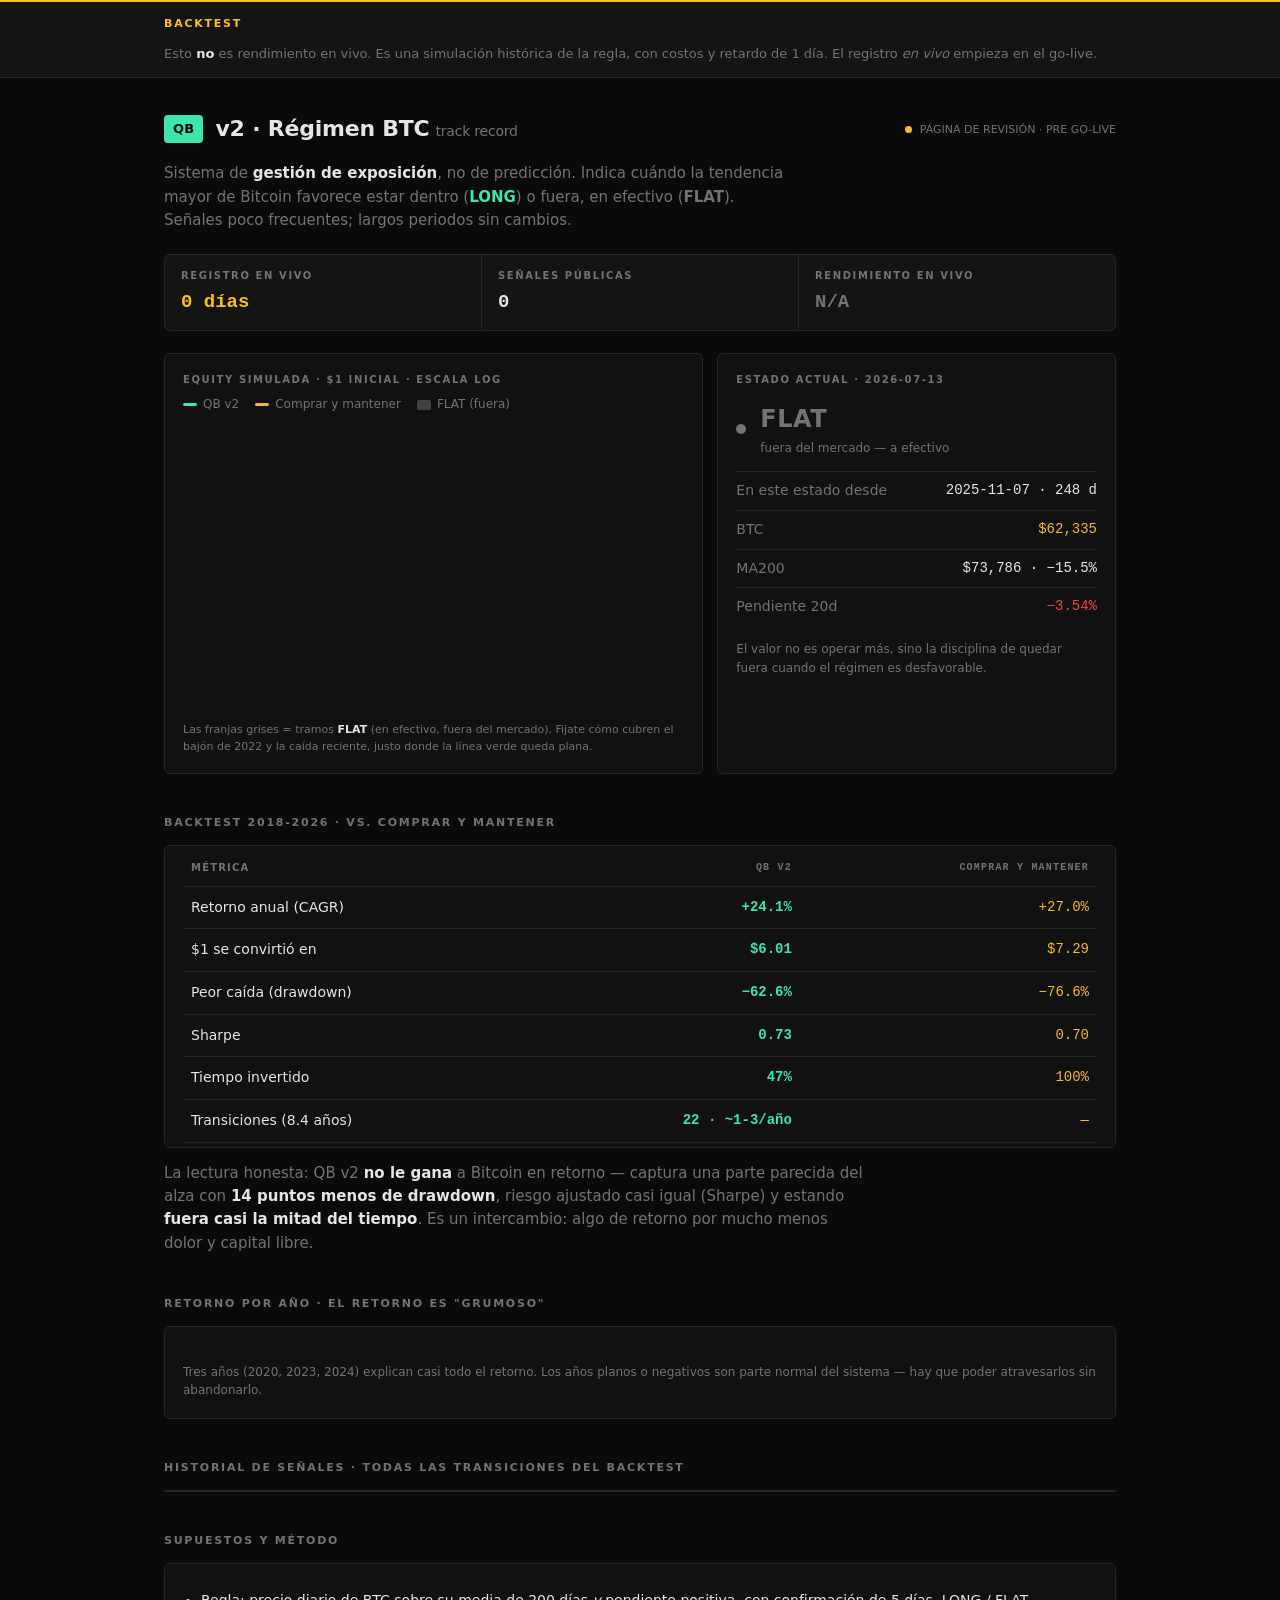
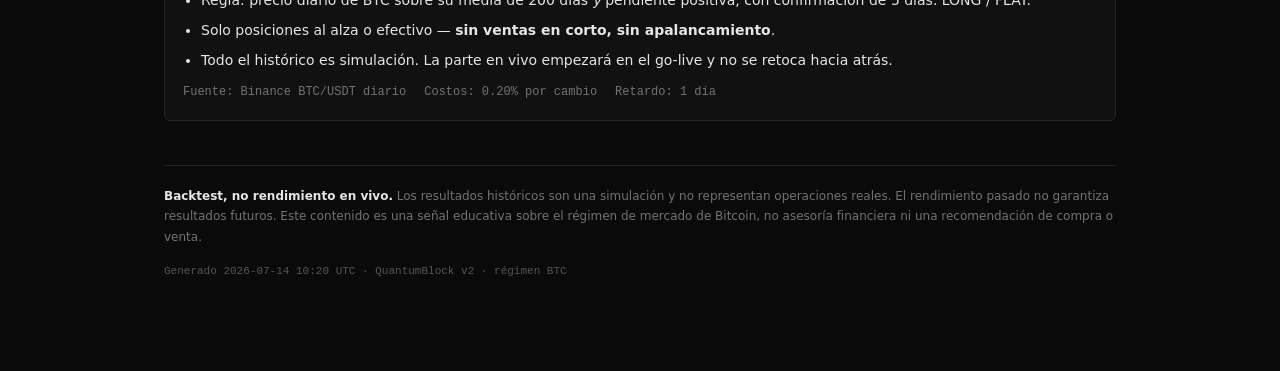
<file: regimen.html>
<!doctype html>
<html lang="es" data-theme="dark">
<meta charset="utf-8">
<meta name="viewport" content="width=device-width,initial-scale=1">
<title>QB v2 · Track Record</title>
<style>
  :root{
    color-scheme:dark;
    --bg:#0a0a0a; --card:#111111; --panel:#141414; --border:#262626;
    --text:#e5e5e5; --muted:#737373; --accent:#3CE6AC;
    --red:#ef4444; --amber:#fbbf24; --green:#22c55e; --btc:#F7B731;
    --font:Inter,-apple-system,BlinkMacSystemFont,"Segoe UI",Roboto,system-ui,sans-serif;
    --mono:"IBM Plex Mono","JetBrains Mono","Fira Code",ui-monospace,Menlo,monospace;
  }
  *{box-sizing:border-box}
  body{margin:0;background:var(--bg);color:var(--text);font-family:var(--font);line-height:1.55;-webkit-font-smoothing:antialiased}
  .mono{font-family:var(--mono);font-variant-numeric:tabular-nums}
  .wrap{max-width:1000px;margin:0 auto;padding:0 24px 80px}
  .lbl{font-size:10px;letter-spacing:.16em;text-transform:uppercase;color:var(--muted);font-weight:600}

  /* BACKTEST banner (caution = amber) */
  .banner{background:#141414;border-bottom:1px solid var(--border);border-top:2px solid var(--amber)}
  .banner .in{max-width:1000px;margin:0 auto;padding:13px 24px;display:flex;gap:12px;align-items:baseline;flex-wrap:wrap}
  .banner b{color:var(--amber);letter-spacing:.16em;font-size:11px;text-transform:uppercase;font-weight:700}
  .banner span{color:var(--muted);font-size:13px}

  header{display:flex;justify-content:space-between;align-items:center;gap:16px;padding:34px 0 6px;flex-wrap:wrap}
  .brand{display:flex;align-items:center;gap:12px}
  .badge{background:var(--accent);color:var(--bg);border-radius:4px;padding:4px 9px;font-weight:800;font-size:13px;letter-spacing:.02em}
  h1{margin:0;font-size:22px;font-weight:700;letter-spacing:-.01em}
  h1 small{color:var(--muted);font-weight:500;font-size:14px;margin-left:6px}
  .staging{display:flex;align-items:center;gap:8px;font-size:11px;color:var(--muted)}
  .staging .dot{width:7px;height:7px;border-radius:50%;background:var(--amber)}
  .sub{color:var(--muted);margin:10px 0 0;font-size:15px;max-width:66ch}

  .live-strip{display:grid;grid-template-columns:repeat(3,1fr);gap:1px;background:var(--border);
    border:1px solid var(--border);border-radius:6px;overflow:hidden;margin:22px 0}
  .live-strip>div{background:var(--panel);padding:13px 16px}
  .live-strip .n{font-size:19px;font-weight:700;margin-top:4px;font-family:var(--mono)}

  .grid2{display:grid;grid-template-columns:1.15fr .85fr;gap:14px}
  @media(max-width:760px){.grid2{grid-template-columns:1fr}.live-strip{grid-template-columns:1fr}header{align-items:flex-start}}
  .card{background:var(--card);border:1px solid var(--border);border-radius:6px;padding:18px}

  .readout{display:flex;align-items:center;gap:14px;margin-bottom:14px}
  .rdot{width:10px;height:10px;border-radius:50%;flex:none}
  .state-big{font-size:24px;font-weight:700;letter-spacing:.02em}
  .kv{display:flex;justify-content:space-between;gap:12px;padding:8px 0;border-top:1px solid var(--border);font-size:14px}
  .kv:first-of-type{border-top:0}
  .kv span:first-child{color:var(--muted)}

  canvas{width:100%;height:290px;display:block}
  .chart-head{display:flex;justify-content:space-between;align-items:baseline;margin-bottom:8px;flex-wrap:wrap;gap:8px}
  .legend{display:flex;gap:16px;font-size:12px;color:var(--muted)}
  .legend i{display:inline-block;width:14px;height:3px;border-radius:2px;margin-right:6px;vertical-align:middle}

  table{width:100%;border-collapse:collapse;font-size:14px;font-family:var(--mono)}
  th,td{padding:10px 8px;text-align:right;border-bottom:1px solid var(--border);white-space:nowrap}
  th:first-child,td:first-child{text-align:left;font-family:var(--font)}
  thead th{color:var(--muted);font-size:10px;letter-spacing:.12em;text-transform:uppercase;font-weight:600}
  td:nth-child(2){color:var(--accent);font-weight:600}
  td:nth-child(3){color:var(--btc)}
  .good{color:var(--accent)} .bad{color:var(--red)}

  .yearbars{display:flex;flex-direction:column;gap:8px;margin-top:4px}
  .yb{display:grid;grid-template-columns:48px 1fr 72px;gap:10px;align-items:center;font-size:13px}
  .yb .track{height:8px;background:var(--panel);border-radius:4px;position:relative;overflow:hidden}
  .yb .fill{position:absolute;top:0;bottom:0;border-radius:4px}

  .trans{max-height:270px;overflow:auto;border:1px solid var(--border);border-radius:6px}
  .trow{display:grid;grid-template-columns:100px 60px 1fr;gap:8px;padding:9px 14px;border-bottom:1px solid var(--border);font-size:13px;align-items:center}
  .trow:last-child{border-bottom:0}
  .pill{font-size:10px;font-weight:700;letter-spacing:.08em;padding:3px 8px;border-radius:4px;text-align:center}
  .pill.LONG{background:rgba(60,230,172,.14);color:var(--accent)}
  .pill.FLAT{background:rgba(115,115,115,.18);color:var(--muted)}

  h2{font-size:11px;letter-spacing:.16em;text-transform:uppercase;color:var(--muted);font-weight:600;margin:40px 0 14px}
  .notes{margin:0;padding-left:18px}
  .notes li{margin:8px 0;font-size:14px}
  .assum{color:var(--muted);font-size:12px;display:flex;flex-wrap:wrap;gap:6px 18px;margin-top:12px;font-family:var(--mono)}
  .disclaimer{margin-top:44px;padding-top:20px;border-top:1px solid var(--border);color:var(--muted);font-size:12px;line-height:1.7}
  .foot{color:#555;font-size:11px;margin-top:16px;font-family:var(--mono)}
  a{color:var(--accent)}
</style>

<div class="banner"><div class="in">
  <b>Backtest</b>
  <span>Esto <strong style="color:var(--text)">no</strong> es rendimiento en vivo. Es una simulación histórica de la regla, con costos y retardo de 1 día. El registro <em>en vivo</em> empieza en el go-live.</span>
</div></div>

<div class="wrap">
  <header>
    <div class="brand">
      <span class="badge">QB</span>
      <h1>v2 · Régimen BTC<small>track record</small></h1>
    </div>
    <div class="staging"><span class="dot"></span>PÁGINA DE REVISIÓN · PRE GO-LIVE</div>
  </header>
  <p class="sub">Sistema de <strong style="color:var(--text)">gestión de exposición</strong>, no de predicción. Indica cuándo la tendencia mayor de Bitcoin favorece estar dentro (<b style="color:var(--accent)">LONG</b>) o fuera, en efectivo (<b style="color:var(--muted)">FLAT</b>). Señales poco frecuentes; largos periodos sin cambios.</p>

  <div class="live-strip">
    <div><div class="lbl">Registro en vivo</div><div class="n" style="color:var(--amber)">0 días</div></div>
    <div><div class="lbl">Señales públicas</div><div class="n">0</div></div>
    <div><div class="lbl">Rendimiento en vivo</div><div class="n" style="color:var(--muted)">N/A</div></div>
  </div>

  <div class="grid2">
    <div class="card">
      <div class="chart-head">
        <span class="lbl">Equity simulada · $1 inicial · escala log</span>
        <div class="legend"><span><i style="background:var(--accent)"></i>QB v2</span><span><i style="background:var(--btc)"></i>Comprar y mantener</span><span><i style="background:rgba(115,115,115,.5);height:10px;border-radius:2px"></i>FLAT (fuera)</span></div>
      </div>
      <canvas id="eq" aria-label="Curva de equity backtest QB v2 vs comprar y mantener"></canvas>
      <div style="color:var(--muted);font-size:11px;margin-top:9px">Las franjas grises = tramos <b style="color:var(--text)">FLAT</b> (en efectivo, fuera del mercado). Fijate cómo cubren el bajón de 2022 y la caída reciente, justo donde la línea verde queda plana.</div>
    </div>
    <div class="card">
      <div class="lbl" style="margin-bottom:14px">Estado actual · 2026-07-13</div>
      <div class="readout">
        <span class="rdot" style="background:var(--muted)"></span>
        <div><div class="state-big" style="color:var(--muted)">FLAT</div><div style="color:var(--muted);font-size:12px">fuera del mercado — a efectivo</div></div>
      </div>
      <div class="kv"><span>En este estado desde</span><span class="mono">2025-11-07 · 248 d</span></div>
      <div class="kv"><span>BTC</span><span class="mono" style="color:var(--btc)">$62,335</span></div>
      <div class="kv"><span>MA200</span><span class="mono">$73,786 · −15.5%</span></div>
      <div class="kv"><span>Pendiente 20d</span><span class="mono" style="color:var(--red)">−3.54%</span></div>
      <p style="color:var(--muted);font-size:12px;margin:14px 0 0">El valor no es operar más, sino la disciplina de quedar fuera cuando el régimen es desfavorable.</p>
    </div>
  </div>

  <h2>Backtest 2018-2026 · vs. comprar y mantener</h2>
  <div class="card" style="padding:4px 18px">
    <table>
      <thead><tr><th>Métrica</th><th>QB v2</th><th>Comprar y mantener</th></tr></thead>
      <tbody>
        <tr><td>Retorno anual (CAGR)</td><td>+24.1%</td><td>+27.0%</td></tr>
        <tr><td>$1 se convirtió en</td><td>$6.01</td><td>$7.29</td></tr>
        <tr><td>Peor caída (drawdown)</td><td class="good">−62.6%</td><td class="bad">−76.6%</td></tr>
        <tr><td>Sharpe</td><td>0.73</td><td>0.70</td></tr>
        <tr><td>Tiempo invertido</td><td>47%</td><td>100%</td></tr>
        <tr><td>Transiciones (8.4 años)</td><td>22 · ~1-3/año</td><td>—</td></tr>
      </tbody>
    </table>
  </div>
  <p class="sub" style="margin-top:14px;max-width:74ch">La lectura honesta: QB v2 <strong style="color:var(--text)">no le gana</strong> a Bitcoin en retorno — captura una parte parecida del alza con <strong style="color:var(--text)">14 puntos menos de drawdown</strong>, riesgo ajustado casi igual (Sharpe) y estando <strong style="color:var(--text)">fuera casi la mitad del tiempo</strong>. Es un intercambio: algo de retorno por mucho menos dolor y capital libre.</p>

  <h2>Retorno por año · el retorno es "grumoso"</h2>
  <div class="card">
    <div class="yearbars" id="years"></div>
    <p style="color:var(--muted);font-size:12px;margin:14px 0 0">Tres años (2020, 2023, 2024) explican casi todo el retorno. Los años planos o negativos son parte normal del sistema — hay que poder atravesarlos sin abandonarlo.</p>
  </div>

  <h2>Historial de señales · todas las transiciones del backtest</h2>
  <div class="trans" id="trans"></div>

  <h2>Supuestos y método</h2>
  <div class="card">
    <ul class="notes">
      <li>Regla: precio diario de BTC sobre su media de 200 días <em>y</em> pendiente positiva, con confirmación de 5 días. LONG / FLAT.</li>
      <li>Solo posiciones al alza o efectivo — <strong style="color:var(--text)">sin ventas en corto, sin apalancamiento</strong>.</li>
      <li>Todo el histórico es simulación. La parte en vivo empezará en el go-live y no se retoca hacia atrás.</li>
    </ul>
    <div class="assum">
      <span>Fuente: Binance BTC/USDT diario</span><span>Costos: 0.20% por cambio</span><span>Retardo: 1 día</span>
    </div>
  </div>

  <p class="disclaimer">
    <strong style="color:var(--text)">Backtest, no rendimiento en vivo.</strong> Los resultados históricos son una simulación y no representan operaciones reales. El rendimiento pasado no garantiza resultados futuros. Este contenido es una señal educativa sobre el régimen de mercado de Bitcoin, no asesoría financiera ni una recomendación de compra o venta.
  </p>
  <p class="foot">Generado 2026-07-14 10:20 UTC · QuantumBlock v2 · régimen BTC</p>
</div>

<script>
const EQ=[["2018-03",1.0,0.81],["2018-04",1.0,1.082],["2018-05",1.0,0.876],["2018-06",1.0,0.748],["2018-07",1.0,0.905],["2018-08",1.0,0.82],["2018-09",1.0,0.775],["2018-10",1.0,0.746],["2018-11",1.0,0.473],["2018-12",1.0,0.433],["2019-01",1.0,0.402],["2019-02",1.0,0.446],["2019-03",1.0,0.48],["2019-04",1.0,0.623],["2019-05",1.087,1.001],["2019-06",1.38,1.27],["2019-07",1.281,1.179],["2019-08",1.219,1.122],["2019-09",1.054,0.97],["2019-10",1.048,1.069],["2019-11",1.009,0.882],["2019-12",1.009,0.842],["2020-01",1.009,1.094],["2020-02",1.009,0.997],["2020-03",1.009,0.75],["2020-04",1.009,1.009],["2020-05",1.08,1.105],["2020-06",1.045,1.069],["2020-07",1.296,1.326],["2020-08",1.332,1.363],["2020-09",1.232,1.261],["2020-10",1.577,1.614],["2020-11",2.252,2.304],["2020-12",3.307,3.384],["2021-01",3.784,3.872],["2021-02",5.161,5.281],["2021-03",6.716,6.873],["2021-04",6.597,6.75],["2021-05",4.373,4.359],["2021-06",4.373,4.1],["2021-07",4.373,4.851],["2021-08",4.153,5.511],["2021-09",4.146,5.128],["2021-10",4.021,7.172],["2021-11",3.735,6.663],["2021-12",3.031,5.407],["2022-01",3.124,4.501],["2022-02",3.124,5.05],["2022-03",3.124,5.325],["2022-04",3.124,4.403],["2022-05",3.124,3.721],["2022-06",3.124,2.333],["2022-07",3.124,2.725],["2022-08",3.124,2.346],["2022-09",3.124,2.272],["2022-10",3.124,2.397],["2022-11",3.124,2.008],["2022-12",3.124,1.935],["2023-01",3.124,2.706],["2023-02",3.12,2.708],["2023-03",3.295,3.331],["2023-04",3.384,3.42],["2023-05",3.15,3.184],["2023-06",3.527,3.565],["2023-07",3.384,3.42],["2023-08",3.018,3.035],["2023-09",3.018,3.155],["2023-10",3.517,4.053],["2023-11",3.83,4.414],["2023-12",4.293,4.947],["2024-01",4.323,4.982],["2024-02",6.207,7.152],["2024-03",7.237,8.34],["2024-04",6.16,7.099],["2024-05",6.857,7.902],["2024-06",6.373,7.344],["2024-07",5.784,7.562],["2024-08",4.924,6.9],["2024-09",4.924,7.409],["2024-10",4.924,8.224],["2024-11",6.269,11.28],["2024-12",6.085,10.949],["2025-01",6.661,11.984],["2025-02",5.485,9.869],["2025-03",5.368,9.659],["2025-04",5.489,11.018],["2025-05",6.096,12.237],["2025-06",6.245,12.536],["2025-07",6.747,13.545],["2025-08",6.309,12.665],["2025-09",6.647,13.344],["2025-10",6.389,12.824],["2025-11",6.011,10.572],["2025-12",6.011,10.255],["2026-01",6.011,9.213],["2026-02",6.011,7.836],["2026-03",6.011,7.989],["2026-04",6.011,8.933],["2026-05",6.011,8.62],["2026-06",6.011,6.859],["2026-07",6.011,7.293]];
const TRANS=[{"date":"2019-05-23","to":"LONG","btc":7852},{"date":"2019-09-30","to":"FLAT","btc":8289},{"date":"2019-10-30","to":"LONG","btc":9155},{"date":"2019-11-12","to":"FLAT","btc":8822},{"date":"2020-05-12","to":"LONG","btc":8811},{"date":"2021-05-25","to":"FLAT","btc":38325},{"date":"2021-08-23","to":"LONG","btc":49489},{"date":"2021-09-14","to":"FLAT","btc":47112},{"date":"2021-10-25","to":"LONG","btc":63079},{"date":"2022-01-01","to":"FLAT","btc":47723},{"date":"2023-01-31","to":"LONG","btc":23125},{"date":"2023-03-13","to":"FLAT","btc":24113},{"date":"2023-03-19","to":"LONG","btc":27973},{"date":"2023-08-21","to":"FLAT","btc":26127},{"date":"2023-10-20","to":"LONG","btc":29669},{"date":"2024-07-08","to":"FLAT","btc":56715},{"date":"2024-07-17","to":"LONG","btc":64088},{"date":"2024-08-07","to":"FLAT","btc":55134},{"date":"2024-11-06","to":"LONG","btc":75572},{"date":"2025-04-01","to":"FLAT","btc":85158},{"date":"2025-04-26","to":"LONG","btc":94628},{"date":"2025-11-07","to":"FLAT","btc":103339}];
const YEARS={"2018":0.0,"2019":0.9,"2020":227.7,"2021":-8.3,"2022":3.1,"2023":37.4,"2024":41.7,"2025":-1.2,"2026":0.0};
const css=k=>getComputedStyle(document.documentElement).getPropertyValue(k).trim();

// índice fraccional en EQ (mensual, base 2018-03) para una fecha YYYY-MM-DD
function idxOf(s){const p=s.split('-'),Y=+p[0],M=+p[1],D=p[2]?+p[2]:1;
  const base=(Y-2018)*12+(M-3),dim=new Date(Y,M,0).getDate();
  return Math.max(0,Math.min(EQ.length-1,base+(D-1)/dim));}
// tramos FLAT (fuera del mercado) como pares [idxInicio, idxFin]. Estado inicial = FLAT.
function flatSegments(){const segs=[];let st='FLAT',s0=0;
  TRANS.forEach(t=>{if(t.to!==st){if(st==='FLAT')segs.push([s0,idxOf(t.date)]);st=t.to;s0=idxOf(t.date);}});
  if(st==='FLAT')segs.push([s0,EQ.length-1]);return segs;}

function drawChart(){
  const c=document.getElementById('eq'),dpr=Math.min(window.devicePixelRatio||1,2);
  const W=c.clientWidth,H=c.clientHeight;
  if(!W||!H)return;                       // canvas aún sin dimensiones: el ResizeObserver reintenta
  c.width=W*dpr;c.height=H*dpr;
  const x=c.getContext('2d');x.scale(dpr,dpr);x.clearRect(0,0,W,H);
  const pad={l:42,r:18,t:14,b:22};
  const vals=EQ.flatMap(d=>[d[1],d[2]]),lo=Math.min(...vals),hi=Math.max(...vals);
  const ly=v=>Math.log10(Math.max(v,0.4)),yLo=ly(lo),yHi=ly(hi);
  const px=i=>pad.l+(W-pad.l-pad.r)*(i/(EQ.length-1));
  const py=v=>pad.t+(H-pad.t-pad.b)*(1-(ly(v)-yLo)/(yHi-yLo));
  flatSegments().forEach(([a,b])=>{const X0=px(a),X1=px(b);     // franjas FLAT (fuera del mercado)
    x.fillStyle='rgba(115,115,115,.11)';x.fillRect(X0,pad.t,Math.max(X1-X0,0.8),H-pad.t-pad.b);
    if(b-a>=4){x.fillStyle=css('--muted');x.font='700 9px '+css('--mono');x.textAlign='center';x.textBaseline='top';x.fillText('FLAT',(X0+X1)/2,pad.t+4);}});
  x.font='10px '+css('--mono');x.textAlign='right';x.textBaseline='middle';
  [1,2,4,8].forEach(g=>{if(g<lo*0.9||g>hi*1.1)return;const y=py(g);
    x.strokeStyle='rgba(255,255,255,.045)';x.beginPath();x.moveTo(pad.l,y);x.lineTo(W-pad.r,y);x.stroke();
    x.fillStyle=css('--muted');x.fillText(g+'×',pad.l-8,y);});
  x.fillStyle=css('--muted');x.font='9px '+css('--mono');x.textAlign='center';x.textBaseline='alphabetic';
  for(let Y=2019;Y<=2026;Y++){const i=(Y-2018)*12-2;if(i<0||i>EQ.length-1)continue;x.fillText(Y,px(i),H-6);}
  x.save();x.font='700 42px '+css('--font');x.fillStyle=css('--amber');x.globalAlpha=0.06;
  x.textAlign='center';x.textBaseline='middle';x.translate(W/2,H/2);x.rotate(-0.14);x.fillText('BACKTEST',0,0);x.restore();
  const line=(idx,color,wdt)=>{x.strokeStyle=color;x.lineWidth=wdt;x.lineJoin='round';x.beginPath();
    EQ.forEach((d,i)=>{const X=px(i),Y=py(d[idx]);i?x.lineTo(X,Y):x.moveTo(X,Y);});x.stroke();};
  line(2,css('--btc'),1.4);
  line(1,css('--accent'),2.2);
  const last=EQ.length-1;
  [[2,css('--btc')],[1,css('--accent')]].forEach(([k,col])=>{x.fillStyle=col;x.beginPath();x.arc(px(last),py(EQ[last][k]),3.2,0,7);x.fill();});
  const gx=W-pad.r;x.setLineDash([3,3]);x.strokeStyle=css('--amber');x.lineWidth=1;
  x.beginPath();x.moveTo(gx,pad.t);x.lineTo(gx,H-pad.b);x.stroke();x.setLineDash([]);
  x.fillStyle=css('--amber');x.font='700 9px '+css('--mono');x.textAlign='right';x.textBaseline='top';
  x.fillText('EN VIVO ▶',gx-3,pad.t+2);
}
function buildYears(){
  const el=document.getElementById('years'),mx=Math.max(...Object.values(YEARS).map(Math.abs));
  el.innerHTML=Object.entries(YEARS).map(([y,v])=>{
    const w=Math.abs(v)/mx*50,col=v>=0?'var(--green)':'var(--red)';
    const style=v>=0?`left:50%;width:${w}%;background:${col}`:`right:50%;width:${w}%;background:${col}`;
    return `<div class="yb"><span class="mono">${y}</span><div class="track"><div class="fill" style="${style}"></div></div>
      <span class="mono" style="text-align:right;color:${col}">${v>=0?'+':''}${v.toFixed(1)}%</span></div>`;
  }).join('');
}
function buildTrans(){
  document.getElementById('trans').innerHTML=TRANS.slice().reverse().map(t=>
    `<div class="trow"><span class="mono">${t.date}</span><span class="pill ${t.to}">${t.to}</span>
     <span class="mono" style="color:var(--btc);text-align:right">BTC $${t.btc.toLocaleString('en-US')}</span></div>`).join('');
}
buildYears();buildTrans();
requestAnimationFrame(drawChart);                     // dibuja tras el layout (fix canvas en blanco)
addEventListener('resize',drawChart);
new ResizeObserver(drawChart).observe(document.getElementById('eq'));  // redibuja cuando el canvas tiene ancho

</html>
</file>
